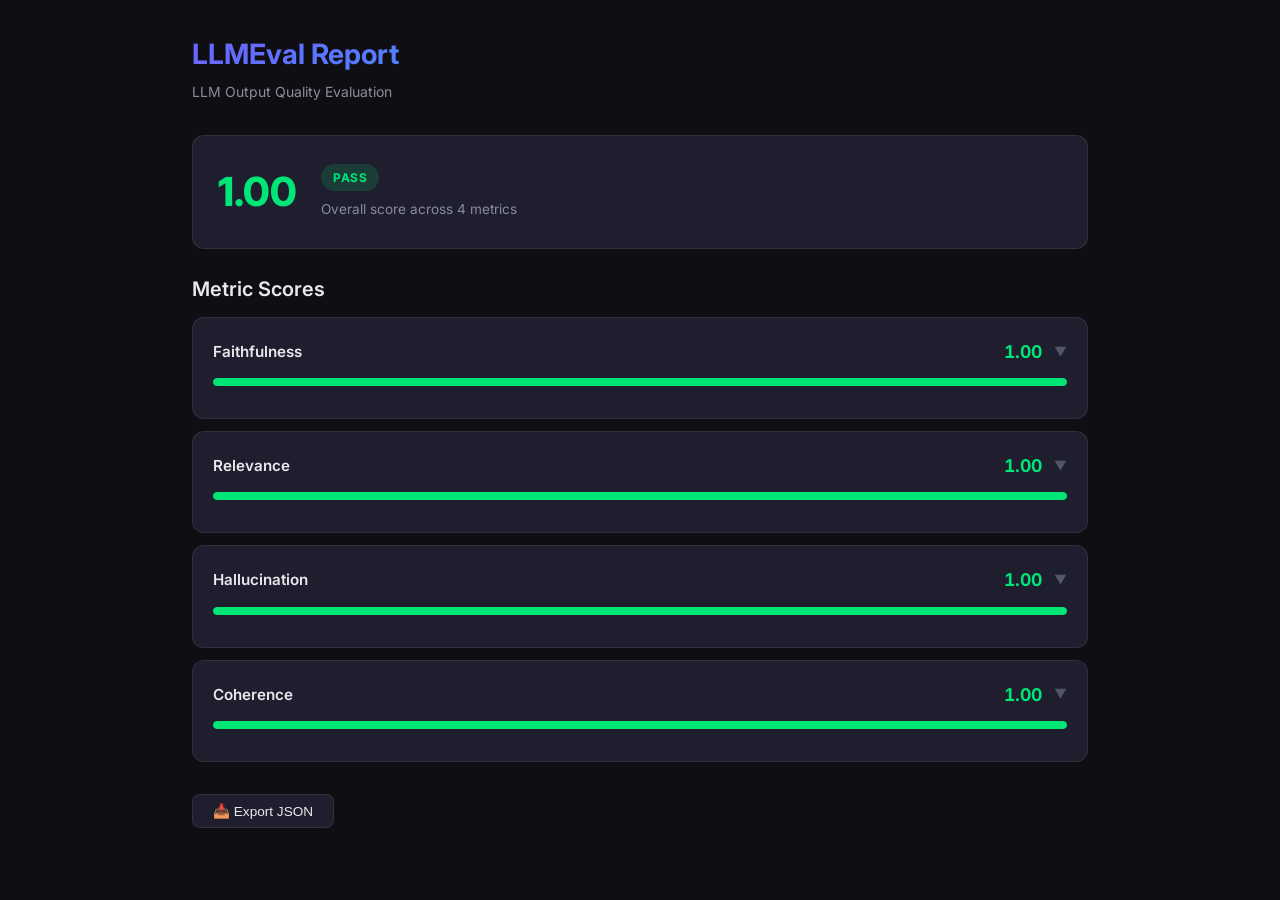
<file: my_first_report.html>
<!DOCTYPE html>
<html lang="en">
<head>
    <meta charset="UTF-8">
    <meta name="viewport" content="width=device-width, initial-scale=1.0">
    <title>LLMEval Report</title>
    <link rel="preconnect" href="https://fonts.googleapis.com">
    <link href="https://fonts.googleapis.com/css2?family=Inter:wght@400;500;600;700;800&display=swap" rel="stylesheet">
    <style>
    :root {
        --bg-primary: #0f0f13;
        --bg-secondary: #1a1a24;
        --bg-card: #1e1e2e;
        --border-color: rgba(255,255,255,0.08);
        --text-primary: #e8e8ed;
        --text-secondary: #8b8b9e;
        --text-muted: #555568;
        --accent: #6c63ff;
        --score-green: #00e676;
        --score-yellow: #ffab00;
        --score-red: #ff5252;
        --font-family: 'Inter', -apple-system, BlinkMacSystemFont, 'Segoe UI', system-ui, sans-serif;
    }
    * { margin: 0; padding: 0; box-sizing: border-box; }
    body {
        font-family: var(--font-family);
        background: var(--bg-primary);
        color: var(--text-primary);
        line-height: 1.6;
        padding: 2rem;
        max-width: 960px;
        margin: 0 auto;
    }
    h1 {
        font-size: 1.75rem;
        font-weight: 700;
        background: linear-gradient(135deg, #6c63ff, #00d4ff);
        -webkit-background-clip: text;
        -webkit-text-fill-color: transparent;
        background-clip: text;
        margin-bottom: 0.25rem;
    }
    h2 { font-size: 1.25rem; font-weight: 600; margin: 1.5rem 0 0.75rem; }
    h3 { font-size: 1rem; font-weight: 600; margin: 1rem 0 0.5rem; }
    .subtitle { color: var(--text-secondary); font-size: 0.875rem; margin-bottom: 2rem; }
    .summary-card {
        background: var(--bg-card);
        border: 1px solid var(--border-color);
        border-radius: 12px;
        padding: 1.5rem;
        margin-bottom: 1.5rem;
        display: flex;
        align-items: center;
        gap: 1.5rem;
    }
    .overall-score {
        font-size: 2.5rem;
        font-weight: 800;
        min-width: 80px;
        text-align: center;
    }
    .badge {
        display: inline-block;
        padding: 0.25rem 0.75rem;
        border-radius: 20px;
        font-size: 0.75rem;
        font-weight: 700;
        letter-spacing: 0.05em;
        text-transform: uppercase;
    }
    .badge-pass { background: rgba(0,230,118,0.15); color: #00e676; }
    .badge-fail { background: rgba(255,82,82,0.15); color: #ff5252; }
    .metric-card {
        background: var(--bg-card);
        border: 1px solid var(--border-color);
        border-radius: 12px;
        padding: 1.25rem;
        margin-bottom: 0.75rem;
    }
    .metric-header {
        display: flex;
        justify-content: space-between;
        align-items: center;
        cursor: pointer;
    }
    .metric-name { font-weight: 600; font-size: 0.95rem; }
    .metric-score {
        font-weight: 700;
        font-size: 1.1rem;
        font-variant-numeric: tabular-nums;
    }
    .score-bar-container {
        background: rgba(255,255,255,0.05);
        border-radius: 6px;
        height: 8px;
        margin: 0.75rem 0;
        overflow: hidden;
    }
    .score-bar {
        height: 100%;
        border-radius: 6px;
        transition: width 0.6s ease-out;
    }
    .explanation {
        color: var(--text-secondary);
        font-size: 0.85rem;
        margin-top: 0.75rem;
        padding-top: 0.75rem;
        border-top: 1px solid var(--border-color);
        display: none;
    }
    .explanation.open { display: block; }
    .expand-icon {
        color: var(--text-muted);
        font-size: 0.8rem;
        transition: transform 0.2s;
    }
    .expand-icon.open { transform: rotate(180deg); }
    table {
        width: 100%;
        border-collapse: collapse;
        font-size: 0.85rem;
        margin: 1rem 0;
    }
    th {
        text-align: left;
        padding: 0.75rem;
        border-bottom: 2px solid var(--border-color);
        color: var(--text-secondary);
        font-weight: 600;
        cursor: pointer;
        user-select: none;
    }
    th:hover { color: var(--text-primary); }
    td {
        padding: 0.75rem;
        border-bottom: 1px solid var(--border-color);
    }
    .worst-section {
        background: rgba(255,82,82,0.05);
        border: 1px solid rgba(255,82,82,0.15);
        border-radius: 12px;
        padding: 1.25rem;
        margin-top: 1.5rem;
    }
    .worst-section h3 { color: var(--score-red); }
    .btn {
        display: inline-block;
        padding: 0.5rem 1.25rem;
        border: 1px solid var(--border-color);
        border-radius: 8px;
        background: var(--bg-card);
        color: var(--text-primary);
        font-size: 0.85rem;
        font-weight: 500;
        cursor: pointer;
        margin: 0.5rem 0.25rem 0.5rem 0;
        transition: background 0.2s, border-color 0.2s;
    }
    .btn:hover { background: rgba(108,99,255,0.15); border-color: var(--accent); }
    .question-preview { max-width: 250px; white-space: nowrap; overflow: hidden; text-overflow: ellipsis; }
    @media (max-width: 640px) {
        body { padding: 1rem; }
        .summary-card { flex-direction: column; text-align: center; }
        table { font-size: 0.75rem; }
    }
    </style>
</head>
<body>
    <h1>LLMEval Report</h1>
    <p class="subtitle">LLM Output Quality Evaluation</p>

    <div class="summary-card">
        <div class="overall-score" style="color:#00e676">1.00</div>
        <div>
            <span class="badge badge-pass">PASS</span>
            <p style="color:var(--text-secondary);font-size:0.85rem;margin-top:0.5rem">
                Overall score across 4 metrics
            </p>
        </div>
    </div>

    <h2>Metric Scores</h2>
    
    <div class="metric-card">
        <div class="metric-header">
            <span class="metric-name">Faithfulness</span>
            <div style="display:flex;align-items:center;gap:0.75rem">
                <span class="metric-score" style="color:#00e676">1.00</span>
                <span class="expand-icon">▼</span>
            </div>
        </div>
        <div class="score-bar-container">
            <div class="score-bar" style="width:100%;background:#00e676"></div>
        </div>
        <div class="explanation">
            <p>All claims in the answer are fully supported by the provided context. The answer accurately describes RAG&#x27;s function as combining document retrieval with LLM generation to produce grounded answers, which aligns with the context&#x27;s explanation of reducing hallucinations.</p>
            
        </div>
    </div>
    
    <div class="metric-card">
        <div class="metric-header">
            <span class="metric-name">Relevance</span>
            <div style="display:flex;align-items:center;gap:0.75rem">
                <span class="metric-score" style="color:#00e676">1.00</span>
                <span class="expand-icon">▼</span>
            </div>
        </div>
        <div class="score-bar-container">
            <div class="score-bar" style="width:100%;background:#00e676"></div>
        </div>
        <div class="explanation">
            <p>The answer directly and completely addresses the question by explaining what RAG is and how it functions, aligning perfectly with the provided context. It describes the core mechanism (fetching documents and feeding to LLM) and the purpose (producing grounded answers).</p>
            
        </div>
    </div>
    
    <div class="metric-card">
        <div class="metric-header">
            <span class="metric-name">Hallucination</span>
            <div style="display:flex;align-items:center;gap:0.75rem">
                <span class="metric-score" style="color:#00e676">1.00</span>
                <span class="expand-icon">▼</span>
            </div>
        </div>
        <div class="score-bar-container">
            <div class="score-bar" style="width:100%;background:#00e676"></div>
        </div>
        <div class="explanation">
            <p>The answer accurately describes RAG based on the provided context. The claim that RAG produces &#x27;grounded answers&#x27; is a reasonable rephrasing of the context&#x27;s statement that RAG &#x27;reduces hallucinations&#x27;. No information contradicts or goes beyond the context.</p>
            
        </div>
    </div>
    
    <div class="metric-card">
        <div class="metric-header">
            <span class="metric-name">Coherence</span>
            <div style="display:flex;align-items:center;gap:0.75rem">
                <span class="metric-score" style="color:#00e676">1.00</span>
                <span class="expand-icon">▼</span>
            </div>
        </div>
        <div class="score-bar-container">
            <div class="score-bar" style="width:100%;background:#00e676"></div>
        </div>
        <div class="explanation">
            <p>The answer is a single, concise sentence that clearly defines RAG. It exhibits perfect logical flow, internal consistency, and clarity. The structure is appropriate for a brief definition, and it feels complete without any gaps.</p>
            
        </div>
    </div>
    

    <div style="margin-top:1.5rem">
        <button class="btn" onclick="exportJSON()">📥 Export JSON</button>
    </div>

    <script>
    var reportData = {
  "scores": {
    "faithfulness": {
      "score": 1.0,
      "explanation": "All claims in the answer are fully supported by the provided context. The answer accurately describes RAG's function as combining document retrieval with LLM generation to produce grounded answers, which aligns with the context's explanation of reducing hallucinations.",
      "details": {
        "claims": [
          {
            "claim": "RAG is a technique that fetches relevant documents",
            "supported": true
          },
          {
            "claim": "and feeds them to an LLM",
            "supported": true
          },
          {
            "claim": "to produce grounded answers",
            "supported": true
          }
        ],
        "unsupported_claims": []
      }
    },
    "relevance": {
      "score": 1.0,
      "explanation": "The answer directly and completely addresses the question by explaining what RAG is and how it functions, aligning perfectly with the provided context. It describes the core mechanism (fetching documents and feeding to LLM) and the purpose (producing grounded answers).",
      "details": {}
    },
    "hallucination": {
      "score": 1.0,
      "explanation": "The answer accurately describes RAG based on the provided context. The claim that RAG produces 'grounded answers' is a reasonable rephrasing of the context's statement that RAG 'reduces hallucinations'. No information contradicts or goes beyond the context.",
      "details": {
        "hallucinated_spans": []
      }
    },
    "coherence": {
      "score": 1.0,
      "explanation": "The answer is a single, concise sentence that clearly defines RAG. It exhibits perfect logical flow, internal consistency, and clarity. The structure is appropriate for a brief definition, and it feels complete without any gaps.",
      "details": {}
    }
  },
  "overall": 1.0
};

    document.querySelectorAll('.metric-header').forEach(function(header) {
        header.addEventListener('click', function() {
            var card = this.closest('.metric-card');
            var explanation = card.querySelector('.explanation');
            var icon = card.querySelector('.expand-icon');
            explanation.classList.toggle('open');
            icon.classList.toggle('open');
        });
    });

    document.querySelectorAll('.sort-header').forEach(function(th) {
        th.addEventListener('click', function() {
            var table = this.closest('table');
            var tbody = table.querySelector('tbody');
            var rows = Array.from(tbody.querySelectorAll('tr'));
            var col = parseInt(this.dataset.col);
            var asc = this.dataset.asc !== 'true';
            this.dataset.asc = asc;
            rows.sort(function(a, b) {
                var av = parseFloat(a.cells[col].textContent) || 0;
                var bv = parseFloat(b.cells[col].textContent) || 0;
                return asc ? av - bv : bv - av;
            });
            rows.forEach(function(row) { tbody.appendChild(row); });
        });
    });

    function exportJSON() {
        var blob = new Blob([JSON.stringify(reportData, null, 2)], {type: 'application/json'});
        var url = URL.createObjectURL(blob);
        var a = document.createElement('a');
        a.href = url;
        a.download = 'llmeval_results.json';
        a.click();
        URL.revokeObjectURL(url);
    }
    </script>
</body>
</html>
</file>
